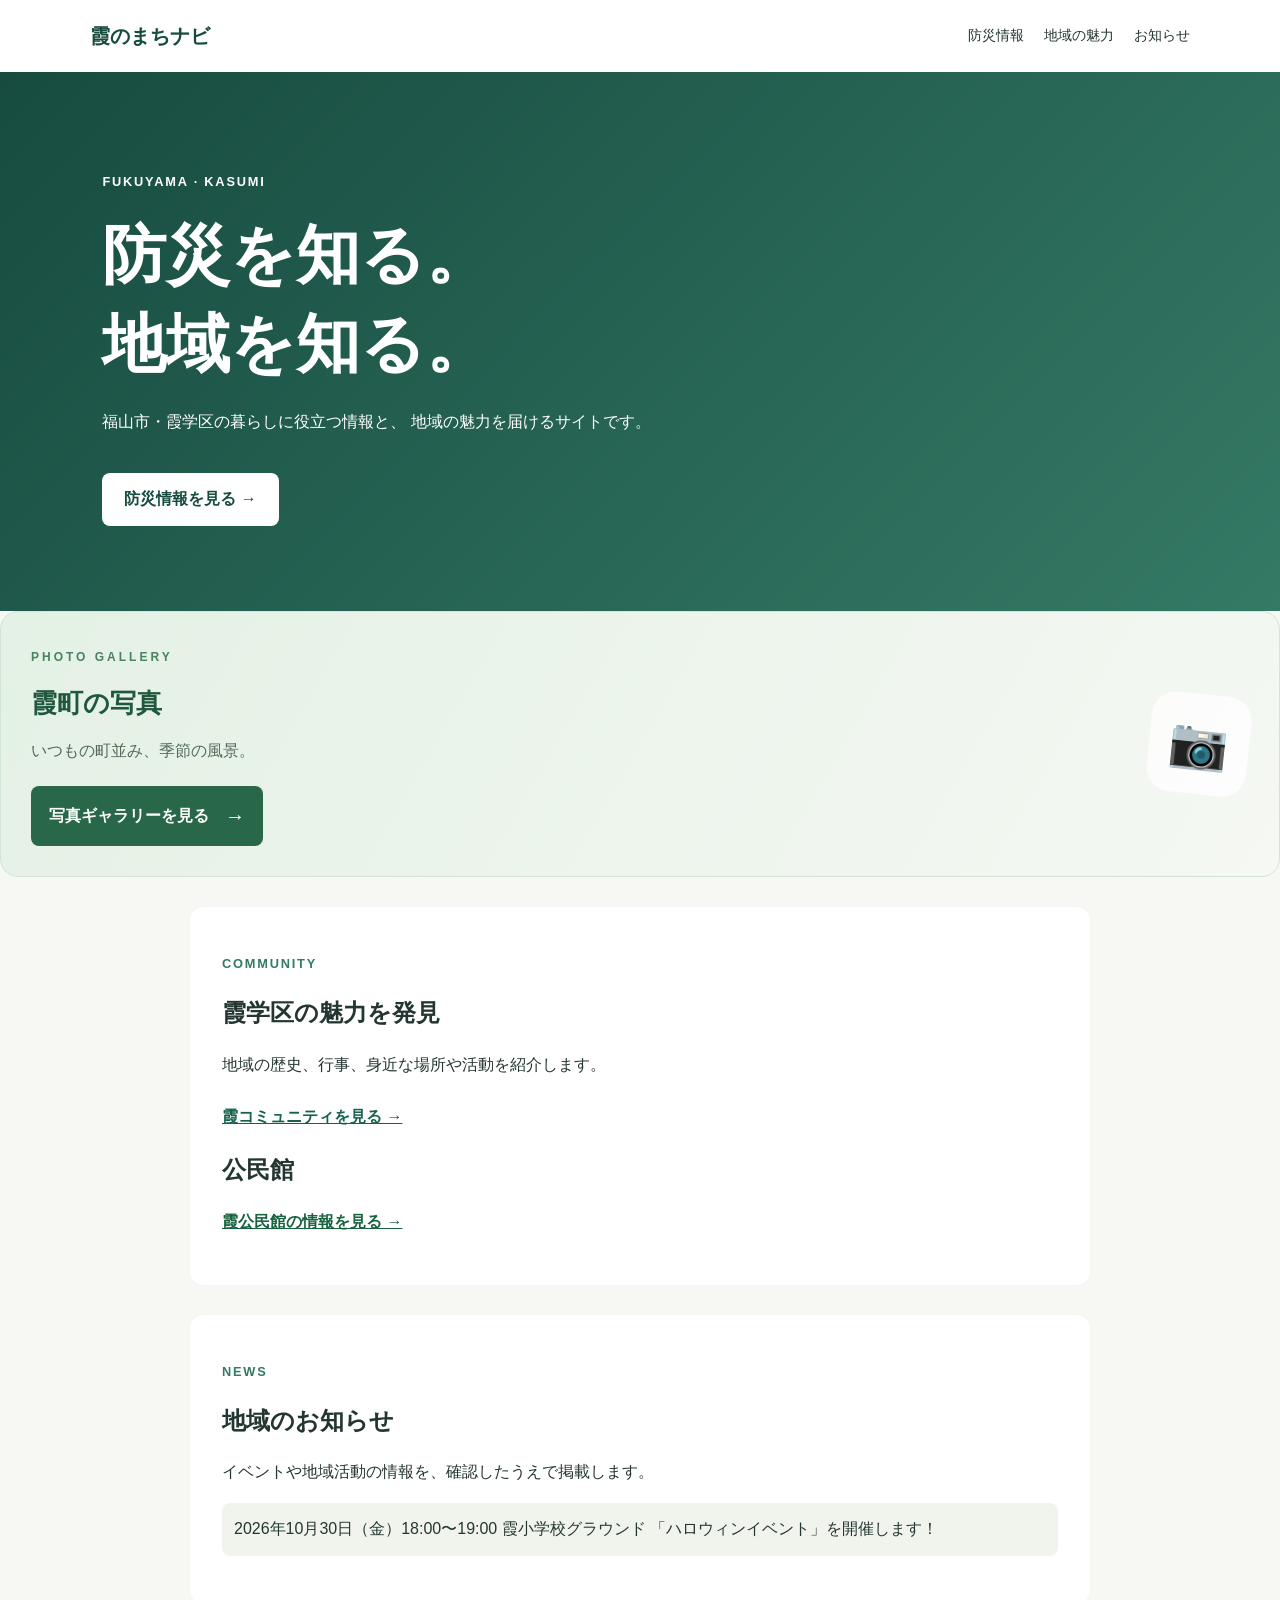
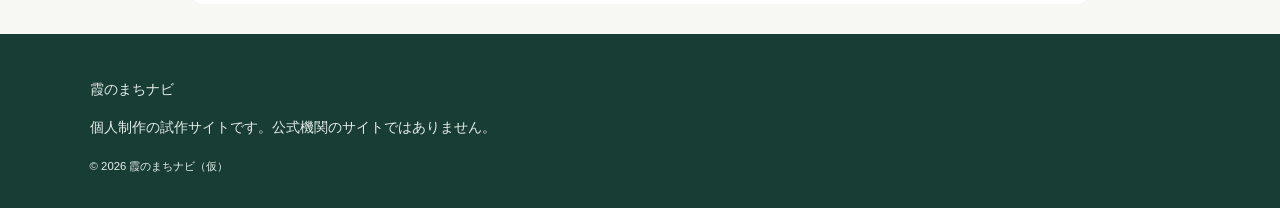
<file: index.html>
<!DOCTYPE html>
<html lang="ja">
<head>
  <meta charset="UTF-8">
  <meta name="viewport" content="width=device-width, initial-scale=1.0">
  <title>霞のまちナビ｜防災と地域の魅力</title>
  <meta name="description" content="福山市の霞学区の防災情報や地域の魅力を紹介するサイトです。">
  <link rel="stylesheet" href="style.css">
</head>
<body>
  <header class="site-header">
    <a class="logo" href="#">霞のまちナビ</a>
    <nav aria-label="メインメニュー">
      <a href="#disaster">防災情報</a>
      <a href="#community">地域の魅力</a>
      <a href="#news">お知らせ</a>
    </nav>
  </header>

  <main>
    <section class="hero">
      <p class="eyebrow">FUKUYAMA · KASUMI</p>
      <h1>防災を知る。<br>地域を知る。</h1>
      <p>
        福山市・霞学区の暮らしに役立つ情報と、
        地域の魅力を届けるサイトです。
      </p>
      <a class="primary-button" href="#disaster">
        防災情報を見る →
      </a>
    </section>
<section class="photo-link-card">
  <a href="photos.html" class="photo-link">
    <div class="photo-link-content">
      <span class="photo-label">PHOTO GALLERY</span>
      <h2>霞町の写真</h2>
      <p>いつもの町並み、季節の風景。</p>
      <span class="photo-link-button">
        写真ギャラリーを見る <span>→</span>
      </span>
    </div>

    <div class="photo-link-decoration" aria-hidden="true">
      <span>📷</span>
    </div>
  </a>
</section>
        
        
 <section id="community" class="content-section">
      <p class="section-label">COMMUNITY</p>
      <h2>霞学区の魅力を発見</h2>
      <p>地域の歴史、行事、身近な場所や活動を紹介します。</p>
      <a class="text-link"
         href="https://kasumi-machizukuri.com/"
         target="_blank" rel="noopener noreferrer">
        霞コミュニティを見る →
    </a>
  </p>
<section>
  <h2>公民館</h2>
  <p>
  <a
    href="https://www.city.fukuyama.hiroshima.jp/soshiki/tyuubuchiikishinkou/1792.html"
    target="_blank"
    rel="noopener noreferrer"
    style="color: #17633e !important; font-weight: bold;"
  >
    霞公民館の情報を見る →
  </a>
</p>
</section>
    
    </section>

    <section id="news" class="content-section">
      <p class="section-label">NEWS</p>
      <h2>地域のお知らせ</h2>
      <p>イベントや地域活動の情報を、確認したうえで掲載します。</p>
      <p class="notice">2026年10月30日（金）18:00〜19:00
        霞小学校グラウンド
        「ハロウィンイベント」を開催します！</p>
    </section>
  </main>

  <footer>
    <p>霞のまちナビ</p>
    <p>個人制作の試作サイトです。公式機関のサイトではありません。</p>
    <small>&copy; 2026 霞のまちナビ（仮）</small>
  </footer>
</body>
</html>
</file>
<file: style.css>
/* ページ全体の基本設定 */
* {
  box-sizing: border-box;
}

html {
  scroll-behavior: smooth;
}

body {
  margin: 0;
  font-family: "Yu Gothic", "Meiryo", sans-serif;
  color: #243632;
  background: #f7f8f4;
  line-height: 1.8;
}

a {
  color: inherit;
}

.site-header {
  display: flex;
  justify-content: space-between;
  align-items: center;
  gap: 20px;
  padding: 18px 7%;
  background: #ffffff;
}

.logo {
  color: #174b40;
  font-size: 1.25rem;
  font-weight: bold;
  text-decoration: none;
}

nav {
  display: flex;
  gap: 20px;
  flex-wrap: wrap;
}

nav a {
  text-decoration: none;
  font-size: 0.9rem;
}

nav a:hover,
.text-link:hover {
  text-decoration: underline;
}

.hero {
  padding: 85px 8%;
  color: white;
  background: linear-gradient(135deg, #174b40, #347a65);
}

.eyebrow,
.section-label {
  font-size: 0.8rem;
  font-weight: bold;
  letter-spacing: 0.14em;
}

.hero h1 {
  font-size: clamp(2.2rem, 6vw, 4rem);
  line-height: 1.4;
  margin: 18px 0;
}

.hero p {
  max-width: 580px;
}

.primary-button {
  display: inline-block;
  margin-top: 20px;
  padding: 12px 22px;
  border-radius: 8px;
  color: #174b40;
  background: white;
  text-decoration: none;
  font-weight: bold;
}

.content-section {
  max-width: 900px;
  margin: 30px auto;
  padding: 32px;
  background: white;
  border-radius: 14px;
}

.section-label {
  color: #347a65;
}

.content-section h2 {
  line-height: 1.5;
}

.text-link {
  display: inline-block;
  margin-top: 8px;
  color: #17624e;
  font-weight: bold;
}

.notice {
  padding: 12px;
  background: #f1f4ed;
  border-radius: 8px;
}

footer {
  padding: 30px 7%;
  color: #e7eee9;
  background: #183d35;
  font-size: 0.85rem;
}

@media (max-width: 600px) {
  .site-header {
    align-items: flex-start;
    flex-direction: column;
  }

  nav {
    gap: 12px;
  }

  .hero {
    padding: 60px 7%;
  }

  .content-section {
    margin: 18px 12px;
    padding: 24px 20px;
  }
}
/* 写真ギャラリーへの案内カード */
.photo-link-card {
  padding: 0;
  overflow: hidden;
  border-radius: 18px;
  background: linear-gradient(120deg, #e4f1e5, #f5f8f3);
  border: 1px solid #d3e5d5;
  transition: transform 0.2s, box-shadow 0.2s;
}

.photo-link-card:hover {
  transform: translateY(-4px);
  box-shadow: 0 8px 22px rgba(30, 80, 55, 0.14);
}

.photo-link {
  display: flex;
  align-items: center;
  justify-content: space-between;
  gap: 20px;
  padding: 30px;
  color: #20583e;
  text-decoration: none;
}

.photo-link-content {
  min-width: 0;
}

.photo-label {
  font-size: 12px;
  font-weight: bold;
  letter-spacing: 3px;
  color: #47835e;
}

.photo-link-content h2 {
  margin: 10px 0;
  font-size: 26px;
}

.photo-link-content p {
  margin: 0 0 20px;
  color: #526b5a;
}

.photo-link-button {
  display: inline-flex;
  align-items: center;
  gap: 16px;
  padding: 12px 18px;
  border-radius: 8px;
  background: #286747;
  color: #ffffff;
  font-weight: bold;
}

.photo-link-button span {
  font-size: 20px;
}

.photo-link-decoration {
  display: flex;
  flex-shrink: 0;
  align-items: center;
  justify-content: center;
  width: 100px;
  height: 100px;
  border-radius: 24px;
  background: rgba(255, 255, 255, 0.75);
  transform: rotate(6deg);
}

.photo-link-decoration span {
  font-size: 48px;
}

@media (max-width: 600px) {
  .photo-link {
    padding: 22px 18px;
  }

  .photo-link-content h2 {
    font-size: 22px;
  }

  .photo-link-decoration {
    width: 65px;
    height: 65px;
    border-radius: 16px;
  }

  .photo-link-decoration span {
    font-size: 32px;
  }
}
</file>
